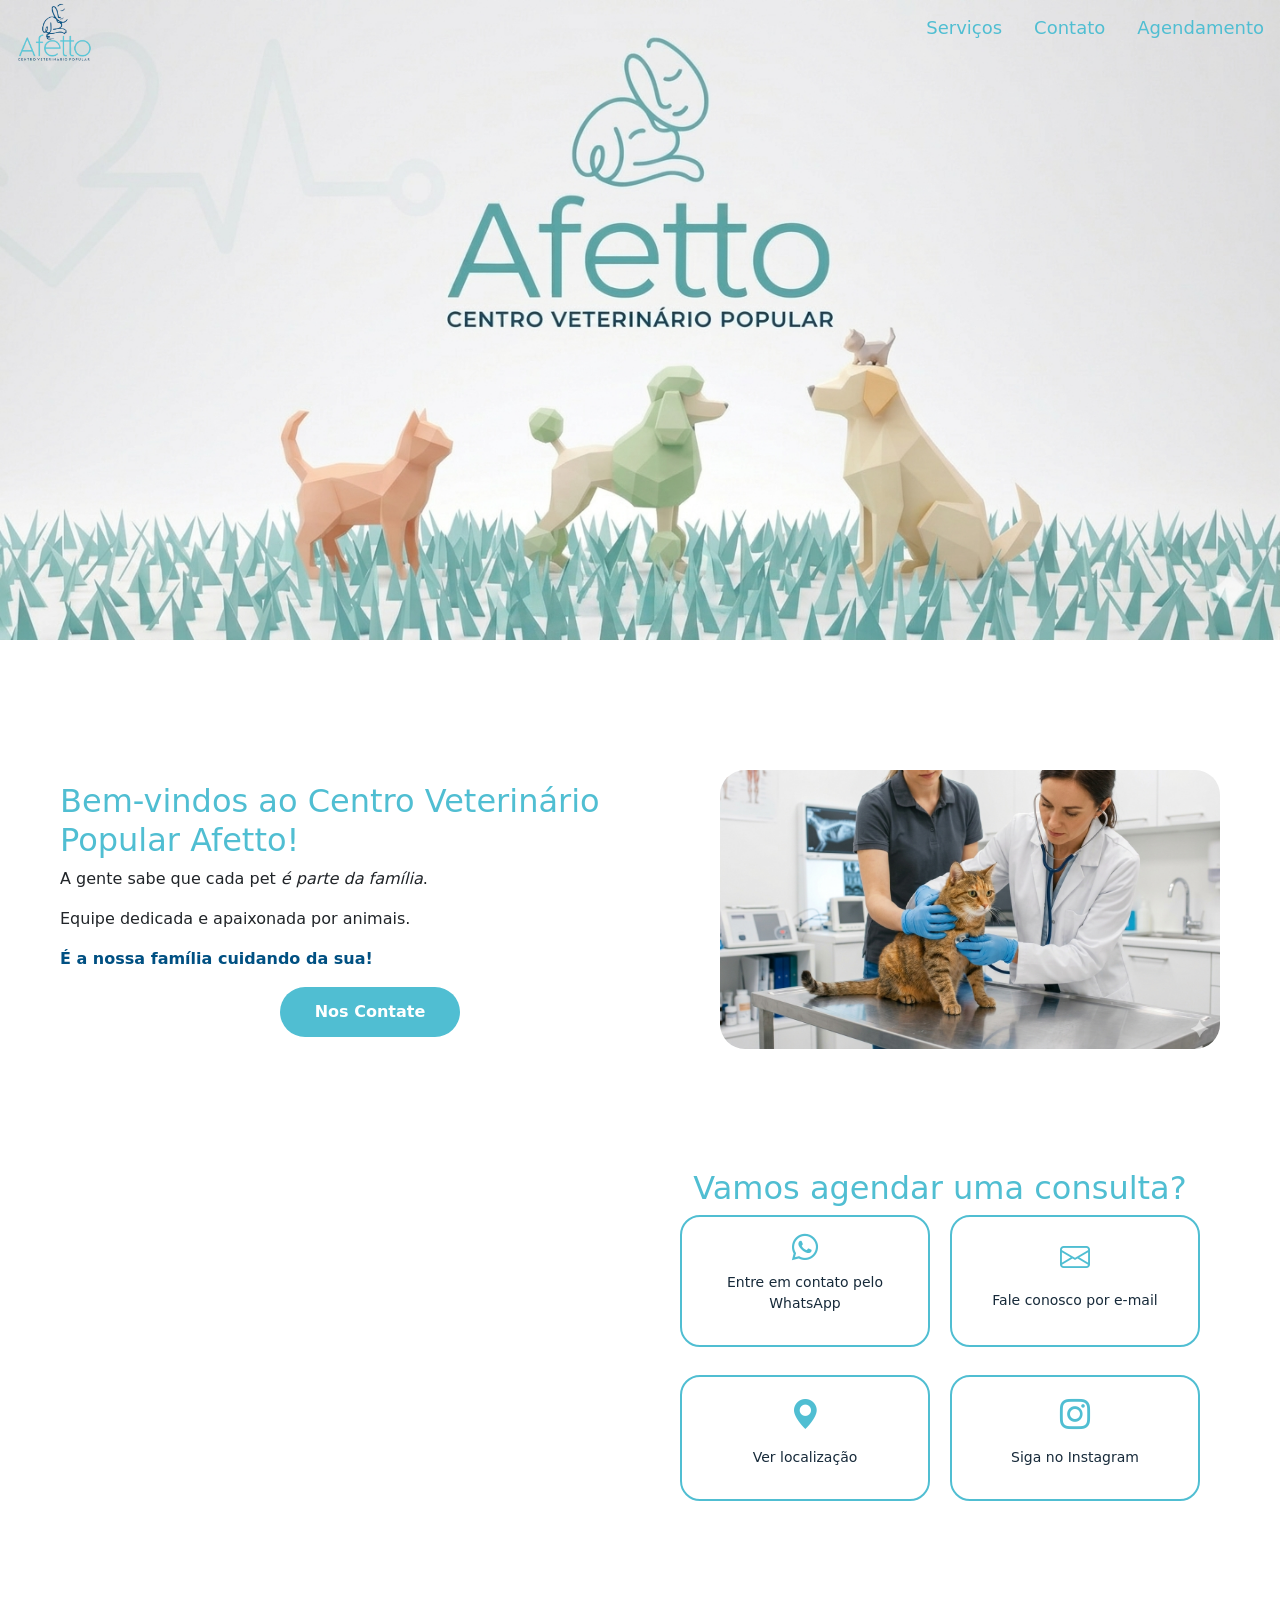
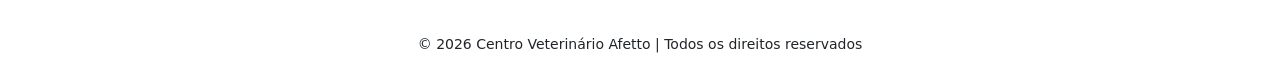
<file: index.html>
<!DOCTYPE html>
<html lang="pt-br">
<head>
    <meta charset="UTF-8">
    <meta name="viewport" content="width=device-width, initial-scale=1.0">
    <title>Veterinária Afetto</title>

    <link rel="stylesheet" href="./CSS/style.css">
    <link rel="stylesheet" href="https://cdnjs.cloudflare.com/ajax/libs/font-awesome/6.5.0/css/all.min.css">

    <link rel="stylesheet" href="https://cdn.jsdelivr.net/npm/bootstrap@5.3.8/dist/css/bootstrap.min.css">
    <link rel="stylesheet" href="https://cdn.jsdelivr.net/npm/bootstrap-icons@1.11.3/font/bootstrap-icons.min.css">

    <script defer src="./JS/app.js"></script>
    <script defer src="./JS/nav.js"></script>
    <script defer src="./JS/reveal.js"></script>
</head>

<body>

<script src="https://cdn.jsdelivr.net/npm/bootstrap@5.3.8/dist/js/bootstrap.bundle.min.js"></script>

<header class="header">
    <nav class="nav">
        <a href="#"><img src="./Fotos Capa/Logo afetto.png" alt="Logo Afetto" class="logoImg"></a>
        <button class="trick"></button>
        <ul class="navList">
            <li><a href="servicos.html">Serviços</a></li>
            <li><a href="contato.html">Contato</a></li>
            <li><a href="agendamento.html">Agendamento</a></li>
        </ul>
    </nav>
</header>

<img src="./Fotos Capa/banner.png" class="d-none d-md-block w-100" alt="Banner Afetto">
<img src="./Fotos Capa/bannerCelular.png" class="d-block d-md-none w-100" alt="Banner Afetto Mobile">

<main>

<div id="informacoes" class="reveal">
    <div class="text reveal-left">
        <h2 class="tituloSobre">Bem-vindos ao Centro Veterinário Popular Afetto!</h2>
        <p>A gente sabe que cada pet <em>é parte da família</em>.</p>
        <p>Equipe dedicada e apaixonada por animais.</p>
        <strong><p>É a nossa família cuidando da sua!</p></strong>

        <div class="container-botao-contato d-flex justify-content-center">
            <a href="" class="buttonContato">Nos Contate</a>
        </div>
    </div>

    <div class="imgSobre reveal-right">
        <img src="./Fotos Clinica Estrutura/imgSobre.png" alt="Imagem Atendimento" class="imgSobre">
    </div>
</div>

<div id="contato" class="contato-wrapper reveal">

    <div class="mapa reveal-left">
        <iframe 
            src="https://www.google.com/maps/embed?pb=!1m18!1m12!1m3!1d3674.5382850676738!2d-47.0913777!3d-22.930394899999996!2m3!1f0!2f0!3f0!3m2!1i1024!2i768!4f13.1!3m3!1m2!1s0x94c8c97112f33e1b%3A0xd06f48d0e1787ab!2sAFETTO%20-%20Centro%20Veterin%C3%A1rio%20Popular%20Afetto!5e0!3m2!1spt-BR!2sbr"
            allowfullscreen
            loading="lazy">
        </iframe>
    </div>

    <div class="contatoInfo reveal-right">
        <h2>Vamos agendar uma consulta?</h2>

        <div class="conteinerButton1">
            <button class="button1">
                <a href="https://wa.me/5519922216994" target="_blank" rel="noopener noreferrer">
                    <i class="fa-brands fa-whatsapp"></i>
                    <p>Entre em contato pelo WhatsApp</p>
                </a>
            </button>

            <button class="button1">
                <a href="mailto:afettovetpopular@gmail.com">
                    <i class="bi bi-envelope"></i>
                    <p>Fale conosco por e-mail</p>
                </a>
            </button>
        </div>

        <div class="conteinerButton2">
            <button class="button1">
                <a href="https://www.google.com/maps?ll=-22.930395,-47.091378&z=16&t=m&hl=pt-BR&gl=US&mapclient=embed&cid=938706459017316267" target="_blank">
                    <i class="bi bi-geo-alt-fill"></i>
                    <p>Ver localização</p>
                </a>
            </button>

            <button class="button1">
                <a href="https://www.instagram.com/afettovet/">
                    <i class="bi bi-instagram"></i>
                    <p>Siga no Instagram</p>
                </a>
            </button>
        </div>
    </div>

</div>
</main>

<footer>
<div class="footer-bottom reveal">
    <p>&copy; 2026 Centro Veterinário Afetto | Todos os direitos reservados</p>
</div>
</footer>

</body>
</html>
</file>
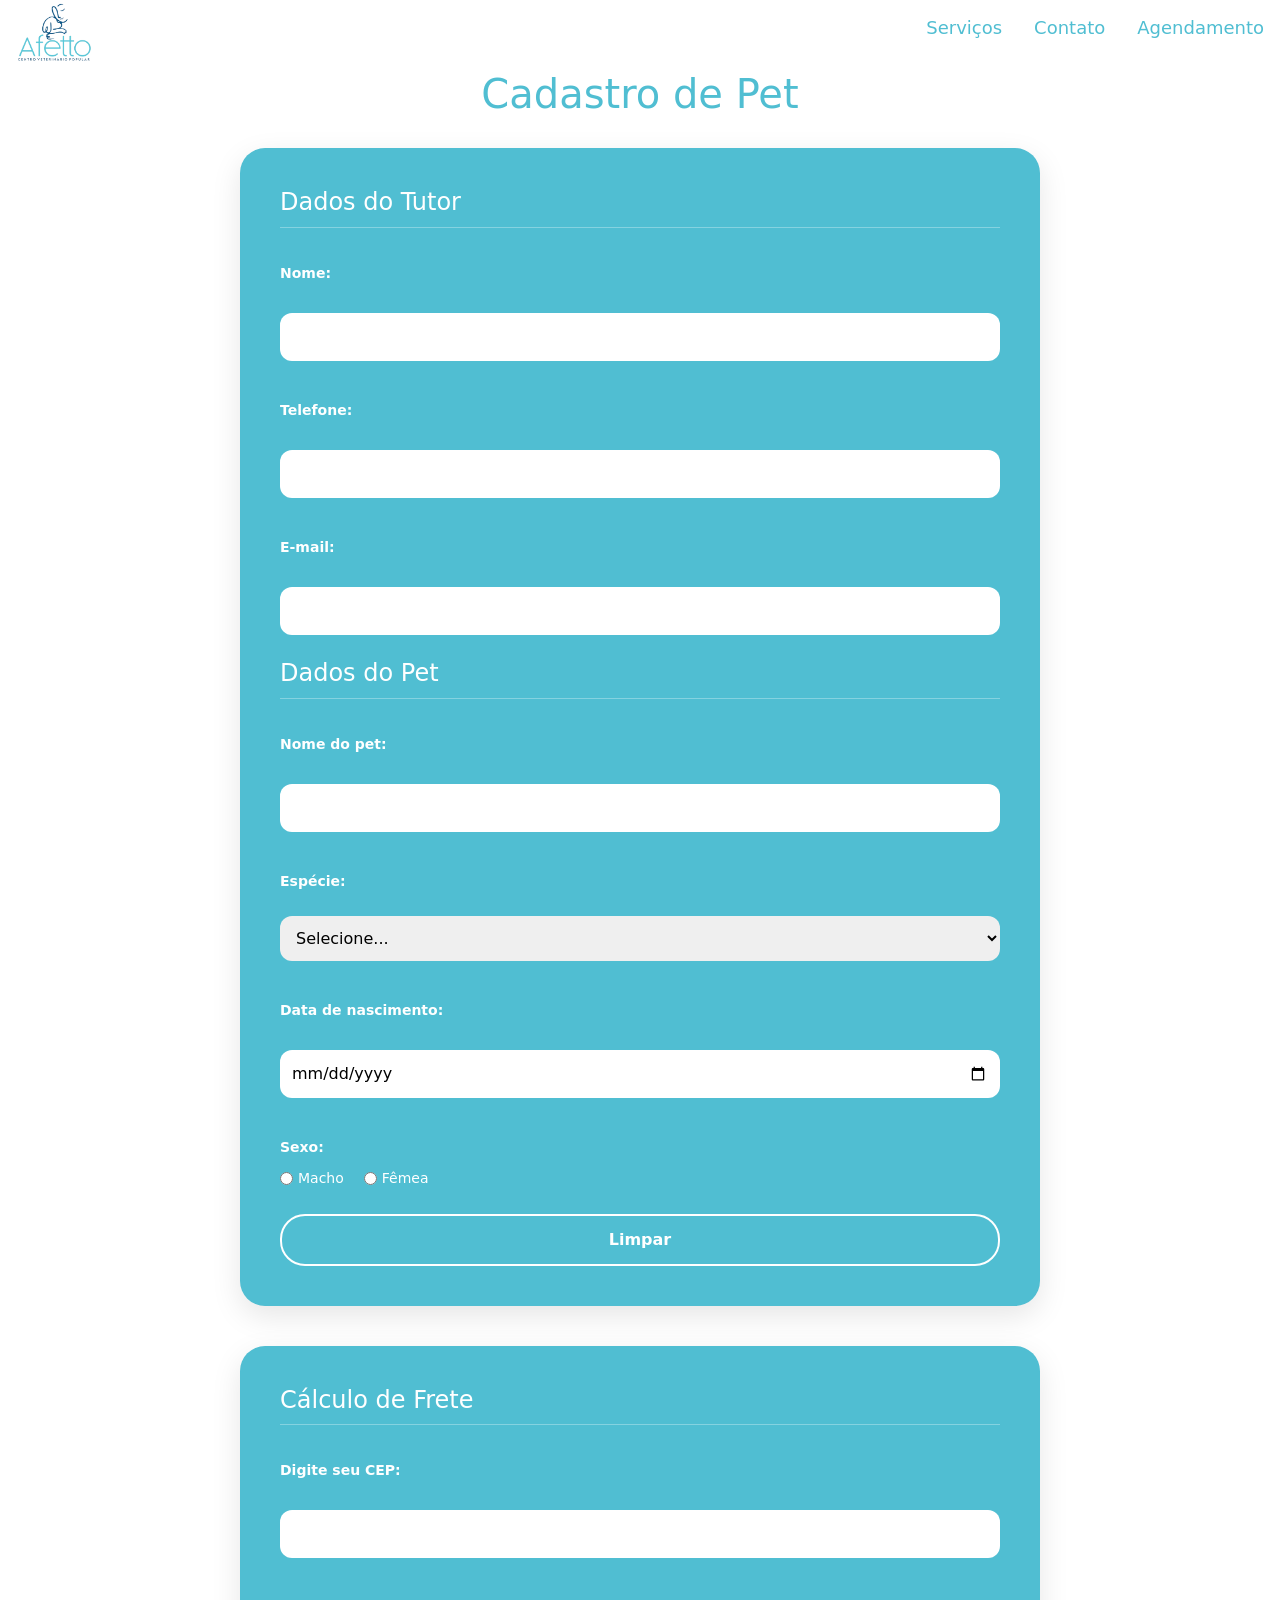
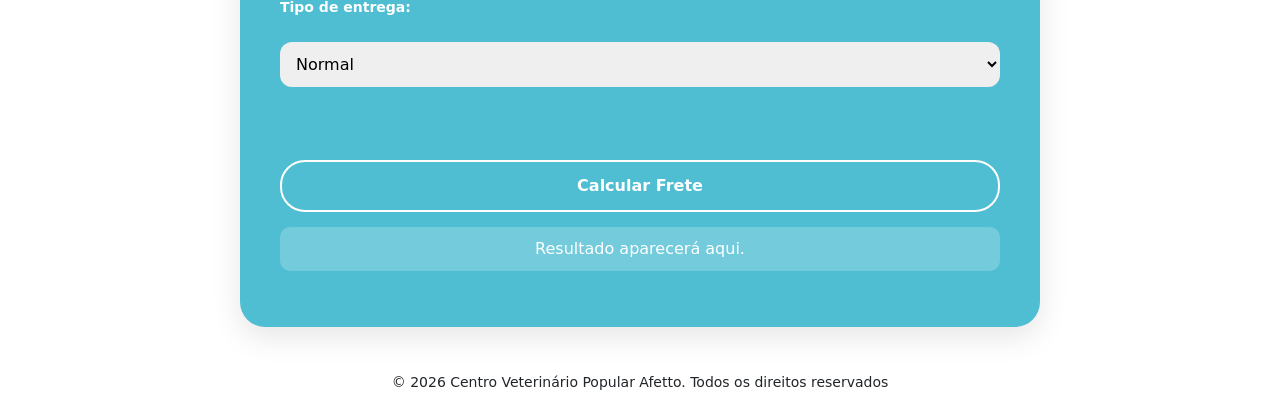
<file: agendamento.html>
<!DOCTYPE html>
<html lang="pt-br">
<head>
    <meta charset="UTF-8">
    <meta name="viewport" content="width=device-width, initial-scale=1.0">
    <title>Veterinária Afetto</title>
    <link rel="stylesheet" href="./CSS/style.css">
    <link rel="stylesheet" href="https://cdnjs.cloudflare.com/ajax/libs/font-awesome/6.5.0/css/all.min.css">

    <link rel="stylesheet" href="https://cdn.jsdelivr.net/npm/bootstrap@5.3.8/dist/css/bootstrap.min.css">
    <link rel="stylesheet" href="https://cdn.jsdelivr.net/npm/bootstrap-icons@1.11.3/font/bootstrap-icons.min.css">

    <script defer src="./JS/app.js"></script>
    <script defer src="./JS/nav.js"></script>
    <script defer src="./JS/reveal.js"></script>
</head>
    
<body>
    <script src="https://cdn.jsdelivr.net/npm/bootstrap@5.3.8/dist/js/bootstrap.bundle.min.js"></script>

<header class="header">
    <nav class="nav">
        <a href="index.html">
            <img src="./Fotos Capa/Logo afetto.png" alt="Logo Afetto" class="logoImg">
        </a>

        <button class="trick"></button>

        <ul class="navList">
            <li><a href="servicos.html">Serviços</a></li>
            <li><a href="contato.html">Contato</a></li>
            <li><a href="agendamento.html">Agendamento</a></li>
        </ul>
    </nav>
</header>
<main class="pagina-agendamento">

<h1>Cadastro de Pet</h1>

<div class="formularios reveal">

  <!-- FORMULÁRIO -->
  <div class="form1">

        <form action="" method="post" class="formCadastro">

        <h2>Dados do Tutor</h2>

        <label>Nome:</label><br>
        <input type="text"><br>

        <label>Telefone:</label><br>
        <input type="text"><br>

        <label>E-mail:</label><br>
        <input type="email"><br>

        <h2>Dados do Pet</h2>

        <label>Nome do pet:</label><br>
        <input type="text"><br>

        <label>Espécie:</label><br>
        <select>
            <option>Selecione...</option>
            <option>Cão</option>
            <option>Gato</option>
        </select><br>

        <label>Data de nascimento:</label><br>
        <input type="date"><br>

        <label>Sexo:</label>

        <div class="sexo">
        <label><input type="radio" name="sexo"> Macho</label>
        <label><input type="radio" name="sexo"> Fêmea</label>
        </div>

        <button type="reset">Limpar</button>

        </form>

  </div>

    <div class="direita">

        <h2>Cálculo de Frete</h2>

        <form>

            <label>Digite seu CEP:</label><br>
            <input type="text" id="cep"><br>

            <label>Tipo de entrega:</label><br>
            <select id="tipo">
            <option value="normal">Normal</option>
            <option value="rapida">Rápida</option>
            </select><br><br>

            <button type="button" onclick="calcularFrete()">Calcular Frete</button>

            <p id="resultado">Resultado aparecerá aqui.</p>

        </form>

</div> 

</div>

<div id="popupFrete" class="popup-frete" aria-hidden="true">
    <div class="popup-frete-conteudo">
        <h3>Frete calculado com sucesso</h3>
        <p id="mensagemPopup">Confira o valor do frete no resultado abaixo.</p>
        <button type="button" onclick="fecharPopupFrete()">Fechar</button>
    </div>
</div>

<footer>
    <div class="footer-bottom reveal">
    <p>&copy; 2026 Centro Veterinário Popular Afetto. Todos os direitos reservados</p>
    </div>
</footer>
</body>
</file>
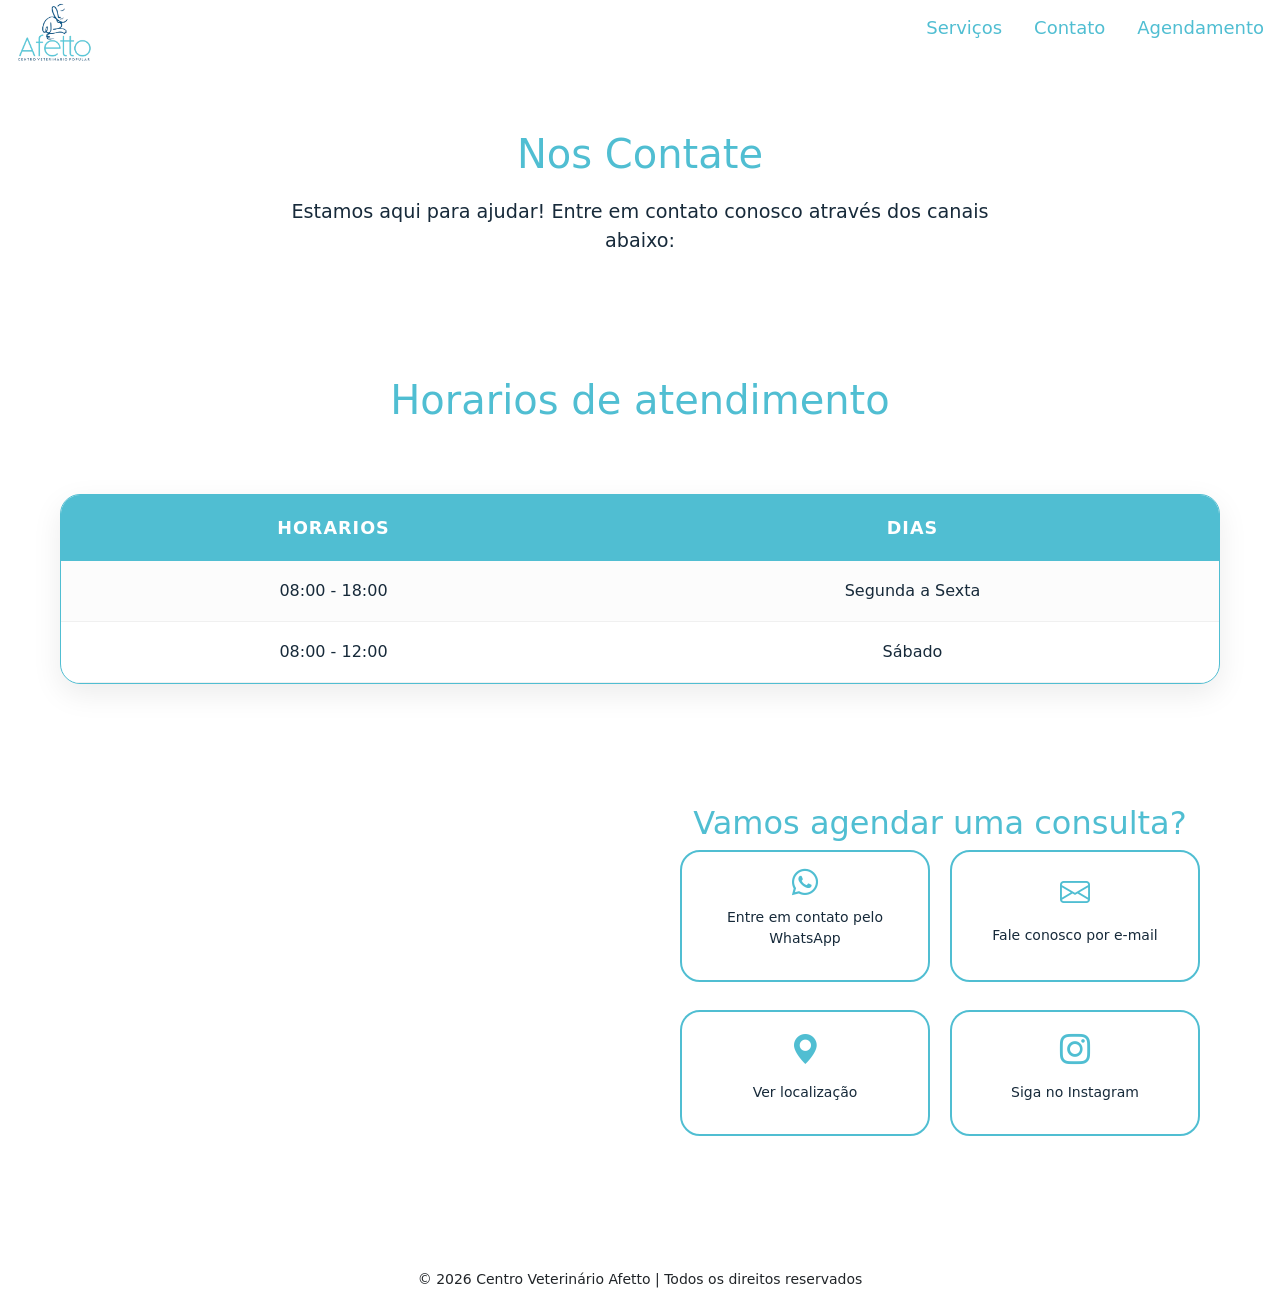
<file: contato.html>
<!DOCTYPE html>
<html lang="pt-br">
<head>
    <meta charset="UTF-8">
    <meta name="viewport" content="width=device-width, initial-scale=1.0">
    <title>Veterinária Afetto</title>

    <link rel="stylesheet" href="./CSS/style.css">
    <link rel="stylesheet" href="https://cdnjs.cloudflare.com/ajax/libs/font-awesome/6.5.0/css/all.min.css">

    <link rel="stylesheet" href="https://cdn.jsdelivr.net/npm/bootstrap@5.3.8/dist/css/bootstrap.min.css">
    <link rel="stylesheet" href="https://cdn.jsdelivr.net/npm/bootstrap-icons@1.11.3/font/bootstrap-icons.min.css">

    <script defer src="./JS/app.js"></script>
    <script defer src="./JS/nav.js"></script>
    <script defer src="./JS/reveal.js"></script>
</head>

<body>

<script src="https://cdn.jsdelivr.net/npm/bootstrap@5.3.8/dist/js/bootstrap.bundle.min.js"></script>

<header class="header">
    <nav class="nav">
        <a href="index.html">
            <img src="./Fotos Capa/Logo afetto.png" alt="Logo Afetto" class="logoImg">
        </a>

        <button class="trick"></button>

        <ul class="navList">
            <li><a href="servicos.html">Serviços</a></li>
            <li><a href="contato.html">Contato</a></li>
            <li><a href="agendamento.html">Agendamento</a></li>
        </ul>
    </nav>
</header>

<main>
    <div class="conteinerInicio">
        <h1 class="tituloContato">Nos Contate</h1>
        <p class="textContatoPage">Estamos aqui para ajudar! Entre em contato conosco através dos canais abaixo:</p>
    </div>

    <div class="tabela reveal">
        <h1 class="tituloAgendamento">Horarios de atendimento</h1>

        <table class="horariosTabela">
            <tr class="linhaTitulo">
                <th>Horarios</th>
                <th>Dias</th>
            </tr>
            <tr class="linha">
                <th>08:00 - 18:00</th>
                <th>Segunda a Sexta</th>
            </tr>
            <tr class="linha">
                <th>08:00 - 12:00</th>
                <th>Sábado</th>
            </tr>
        </table>
    </div>

<div id="contato" class="contato-wrapper reveal">
    <div class="mapa reveal-left">
        <iframe 
            src="https://www.google.com/maps/embed?pb=!1m18!1m12!1m3!1d3674.5382850676738!2d-47.0913777!3d-22.930394899999996!2m3!1f0!2f0!3f0!3m2!1i1024!2i768!4f13.1!3m3!1m2!1s0x94c8c97112f33e1b%3A0xd06f48d0e1787ab!2sAFETTO%20-%20Centro%20Veterin%C3%A1rio%20Popular%20Afetto!5e0!3m2!1spt-BR!2sbr"
            allowfullscreen
            loading="lazy">
        </iframe>
    </div>

    <div class="contatoInfo reveal-right">
        <h2>Vamos agendar uma consulta?</h2>

        <div class="conteinerButton1">
            <button class="button1">
                <a href="https://wa.me/5519922216994" target="_blank" rel="noopener noreferrer">
                    <i class="fa-brands fa-whatsapp"></i>
                    <p>Entre em contato pelo WhatsApp</p>
                </a>
            </button>

            <button class="button1">
                <a href="mailto:afettovetpopular@gmail.com" target="_blank">
                    <i class="bi bi-envelope"></i>
                    <p>Fale conosco por e-mail</p>
                </a>
            </button>
        </div>

        <div class="conteinerButton2">
            <button class="button1">
                <a href="https://www.google.com/maps?ll=-22.930395,-47.091378&z=16&t=m&hl=pt-BR&gl=US&mapclient=embed&cid=938706459017316267" target="_blank">
                    <i class="bi bi-geo-alt-fill"></i>
                    <p>Ver localização</p>
                </a>
            </button>

            <button class="button1">
                <a href="https://www.instagram.com/afettovet/" target="_blank">
                    <i class="bi bi-instagram"></i>
                    <p>Siga no Instagram</p>
                </a>
            </button>
        </div>
    </div>
</main>

<footer>
<div class="footer-bottom reveal">
    <p>&copy; 2026 Centro Veterinário Afetto | Todos os direitos reservados</p>
</div>
</footer>

</body>
</html>
</file>
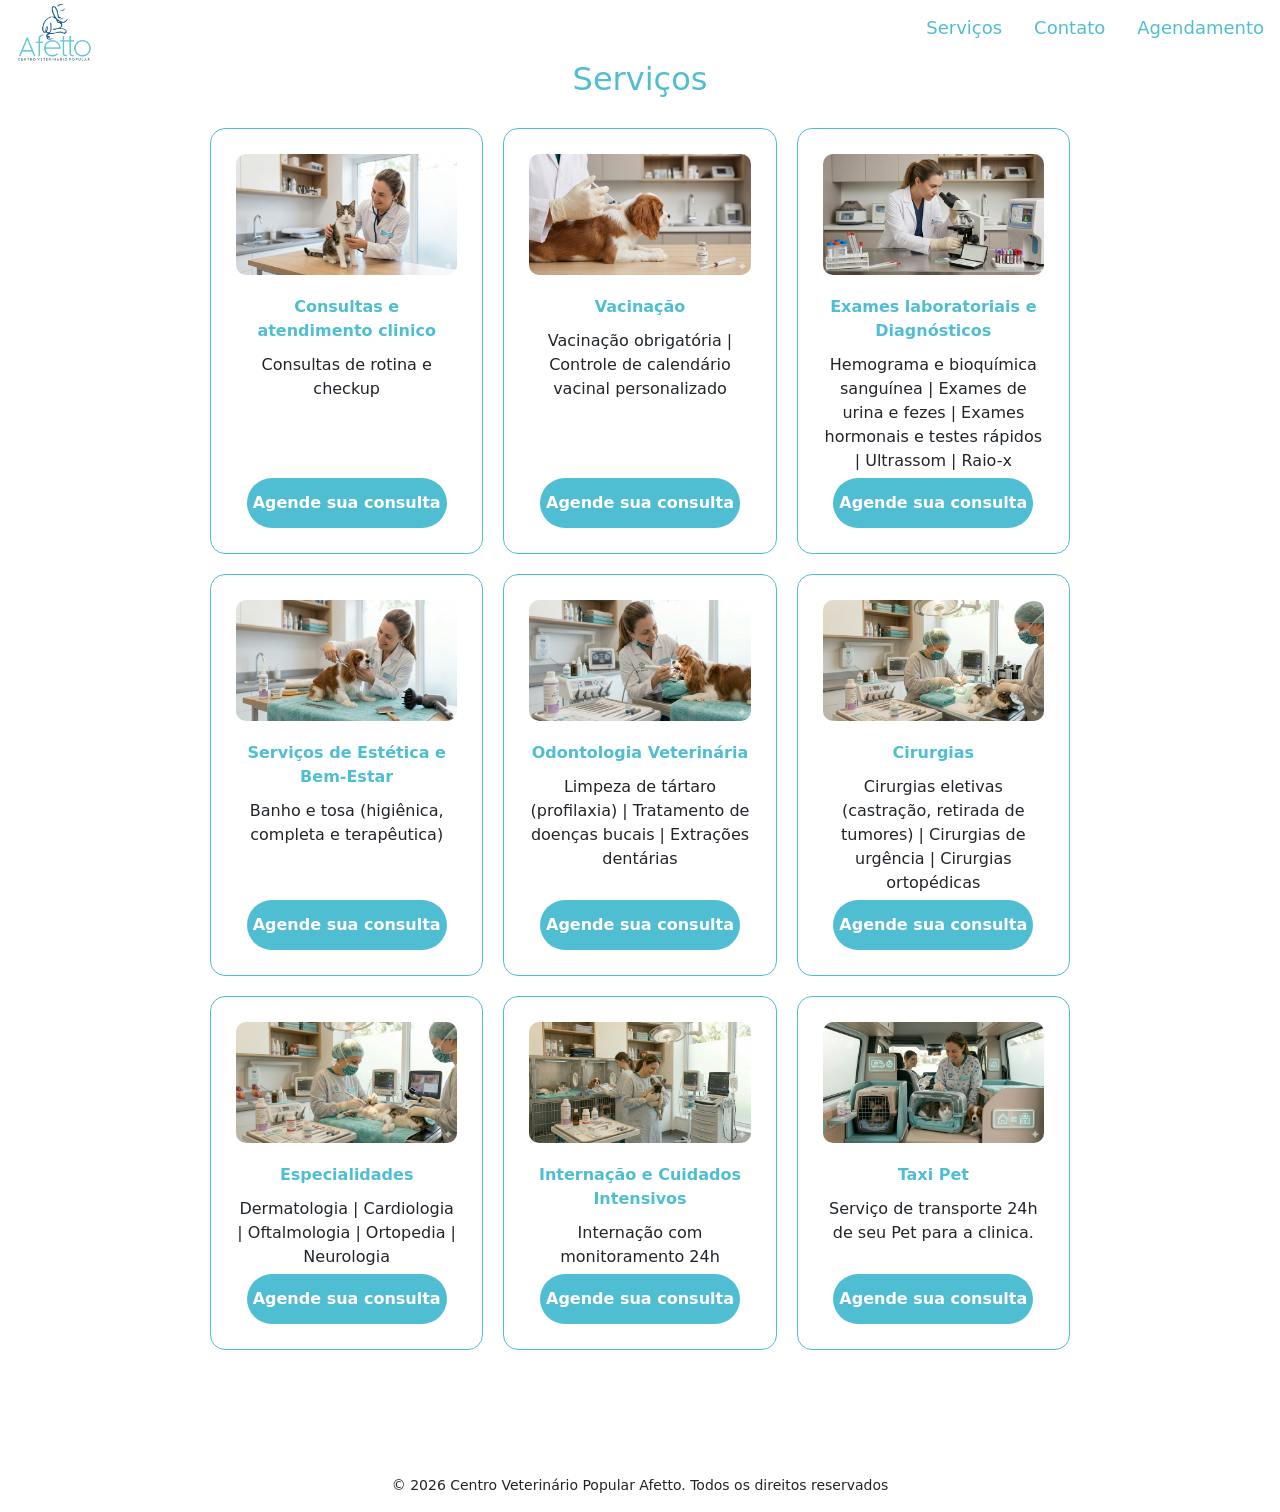
<file: servicos.html>
<!DOCTYPE html>
<html lang="pt-br">
<head>
    <meta charset="UTF-8">
    <meta name="viewport" content="width=device-width, initial-scale=1.0">
    <title>Veterinária Afetto</title>
    <link rel="stylesheet" href="./CSS/style.css">
    <link rel="stylesheet" href="https://cdnjs.cloudflare.com/ajax/libs/font-awesome/6.5.0/css/all.min.css">

    <link rel="stylesheet" href="https://cdn.jsdelivr.net/npm/bootstrap@5.3.8/dist/css/bootstrap.min.css">
    <link rel="stylesheet" href="https://cdn.jsdelivr.net/npm/bootstrap-icons@1.11.3/font/bootstrap-icons.min.css">

    <script defer src="./JS/app.js"></script>
    <script defer src="./JS/nav.js"></script>
    <script defer src="./JS/reveal.js"></script>
</head>
    
<body>
    <script src="https://cdn.jsdelivr.net/npm/bootstrap@5.3.8/dist/js/bootstrap.bundle.min.js"></script>

<header class="header">
    <nav class="nav">
        <a href="index.html">
            <img src="./Fotos Capa/Logo afetto.png" alt="Logo Afetto" class="logoImg">
        </a>

        <button class="trick"></button>

        <ul class="navList">
            <li><a href="servicos.html">Serviços</a></li>
            <li><a href="contato.html">Contato</a></li>
            <li><a href="agendamento.html">Agendamento</a></li>
        </ul>
    </nav>
</header>
<main class="pagina-servicos">

    <h2>Serviços</h2>

    <div class="card1 reveal-left">
        <div class="item-servico">
            <img src="./Fotos Layout/cardVacinacao.png" alt="Foto demonstrativa de um atendimento clinico." class="imgCard" width="100px" height="100px">
            <p><strong>Consultas e atendimento clinico</strong></p>
            <p>Consultas de rotina e checkup</p>
            <button class="buttonContato">Agende sua consulta</button>
        </div>

        <div class="item-servico">
            <img src="./Fotos Layout/cardClinico.png" alt="Foto demonstrativa de um atendimento com o intuito de vacinação do Pet." class="imgCard" width="100px" height="100px">
            <p><strong>Vacinação</strong></p>
            <p>Vacinação obrigatória | Controle de calendário vacinal personalizado</p>
            <button class="buttonContato"><a href="agendamento.html">Agende sua consulta</a></button>
        </div>

        <div class="item-servico">
            <img src="./Fotos Layout/cardExames.png" alt="Foto demonstrativa do processo realizado nos exames laboratoriais" class="imgCard" width="100px" height="100px">
            <p><strong class="textCard">Exames laboratoriais e Diagnósticos</strong></p>
            <p>Hemograma e bioquímica sanguínea | Exames de urina e fezes | Exames hormonais e testes rápidos | Ultrassom | Raio-x</p>
            <button class="buttonContato"><a href="agendamento.html">Agende sua consulta</a></button>
        </div>
    </div>

    <div class="card2 reveal-right">
        <div class="item-servico">
            <img src="./Fotos Layout/cardBanhoeTosa.png" alt="Foto demonstrativa de um atendimento de banho e tosa." class="imgCard" width="100px" height="100px">
            <p><strong>Serviços de Estética e Bem-Estar</strong></p>
            <p>Banho e tosa (higiênica, completa e terapêutica)</p>
            <button class="buttonContato"><a href="agendamento.html">Agende sua consulta</a></button>
        </div>

        <div class="item-servico">
            <img src="./Fotos Layout/cardOdontologia.png" alt="Foto demonstrativa de um atendimento de odontologia veterinária." class="imgCard" width="100px" height="100px">
            <p><strong>Odontologia Veterinária</strong></p>
            <p>Limpeza de tártaro (profilaxia) | Tratamento de doenças bucais | Extrações dentárias</p>
            <button class="buttonContato"><a href="agendamento.html">Agende sua consulta</a></button>
        </div>

        <div class="item-servico">
            <img src="./Fotos Layout/cardCirurgia.png" alt="Foto demonstrativa de um atendimento de cirurgia veterinária." class="imgCard" width="100px" height="100px">
            <p><strong>Cirurgias</strong></p>
            <p>Cirurgias eletivas (castração, retirada de tumores) | Cirurgias de urgência | Cirurgias ortopédicas</p>
            <button class="buttonContato"><a href="agendamento.html">Agende sua consulta</a></button>
        </div>
    </div>

    <div class="card3 reveal-left">
        <div class="item-servico">
            <img src="./Fotos Layout/cardEspecialidade.png" alt="Foto demonstrativa de um atendimentos nos quais a veterinária tem especialidade no mercado." class="imgCard" width="100px" height="100px">
            <p><strong>Especialidades</strong></p>
            <p>Dermatologia | Cardiologia | Oftalmologia | Ortopedia | Neurologia</p>
            <button class="buttonContato"><a href="agendamento.html">Agende sua consulta</a></button>
        </div>

        <div class="item-servico">
            <img src="./Fotos Layout/cardInternação.png" alt="Foto demonstrativa de um atendimento de internação e cuidados intensivos." class="imgCard" width="100px" height="100px">
            <p><strong>Internação e Cuidados Intensivos</strong></p>
            <p>Internação com monitoramento 24h</p>
            <button class="buttonContato"><a href="agendamento.html">Agende sua consulta</a></button>
        </div>

        <div class="item-servico">
            <img src="./Fotos Layout/cardTaxiPet.png" alt="Foto demonstrativa de um atendimento de Taxi Pet." class="imgCard" width="100px" height="100px">
            <p><strong>Taxi Pet</strong></p>
            <p>Serviço de transporte 24h de seu Pet para a clinica.</p>
            <button class="buttonContato"><a href="agendamento.html">Agende sua consulta</a></button>
        </div>
    </div>
</main>

<footer>
    <div class="footer-bottom reveal">
    <p>&copy; 2026 Centro Veterinário Popular Afetto. Todos os direitos reservados</p>
    </div>
</footer>
</body>
</file>
<file: CSS/style.css>
*{
    margin: 0;
    padding: 0;
    box-sizing: border-box;
}

/* Seleção de cores*/

:root {
    --cor-principal: #50BED2;
    --cor-secundaria: #005082;
    --cor-escura: #172a3a;
    --cor-fundo: #fffaff;
    --cor-houver: #ded9e2;
    --cor-banner: #F4F6F6;

}

body {
    margin: 0;
    padding: 0;
    font-family: Arial, Helvetica, sans-serif;
    background-color: var(--cor-fundo);
}

:root{
    --header-height: 70px;
}

main{
    margin-top: var(--header-height);
}

/* Imagem capa topo */
#conteinerBanner {
    width: 100%;
    height: auto; 
}

.imgBanner{
    width: 100%;
    height: auto; /* Ou a altura fixa que desejar */
    object-fit: cover;
    object-position: center;
}

/* Menu navegação */

.header{
   position: fixed; /* Fixa no topo para flutuar sobre o conteúdo */
    top: 0;
    left: 0;
    width: 100%;
    background-color: transparent; 
    padding-inline: 16px;
    z-index: 1000; /* Garante que fique acima de tudo */
    transition: background-color 0.3s ease, box-shadow 0.3s ease; 
}

.header.scrolled{
    background-color: var(--cor-fundo); /* Cor de fundo quando a página é rolada */
    box-shadow: 0 2px 10px rgba(0, 0, 0, 0.1); /* Faz o sombreado fraco*/
}
.nav{
    max-width: 1280px;
    height: 70px;
    margin-inline:auto;
    display: flex;
    justify-content: space-between;
    align-items: center;

}

.logoImg{
    height: 70px;
}

a{
    text-decoration: none;
    color: var(--cor-secundaria);
}


.navList{
    display: flex;
    gap: 32px;
    list-style: none;
}

.navList a{
    text-decoration: none;
    font-size: 18px;
    color: var(--cor-principal);
    padding-block: 16px;
}

.trick{
    display: none;
    border: none;
    background: none;
    border-top: 3px solid var(--cor-principal);
    cursor: pointer;
}

.trick::before, .trick::after{
    content: '';
    display: block;
    width: 30px;
    height: 3px;
    background-color: var(--cor-principal);
    margin-top: 5px;
    position: relative;
    transition: 0.3s;
}


@media (max-width: 750px) {
    .trick {
        display: block;
        z-index: 1;
    }


    .navList {
        position: fixed;
        top: 0;
        left: 0;
        width: 100vw;
        height: 100vh;
        background-color: var(--cor-fundo);
        clip-path: circle(100px at 90% -15%);
        transition: 1s ease-out;

        flex-direction: column;
        justify-content: space-around;
        align-items: center;
        gap: 0;
        pointer-events: none;
    }

    .navList a {
        font-size: 24px;
        opacity: 0;
    }

    .navList a:nth-child(1) {
        transition: 0.5s ease-out 0.2s;
    }

    .navList a:nth-child(2) {
        transition: 0.5s ease-out 0.4s;
    }

    .navList a:nth-child(3) {
        transition: 0.5s ease-out 0.6s;
    }

    .nav.active .navList {
        clip-path: circle(1500px at 90% -15%);
        pointer-events: all;
    }

    .nav.active .navList a {
        opacity: 1;
    }

    .nav.active .trick{
        position: fixed;
        top: 26px;
        right: 16px;
        border-top-color: transparent;
    }

    .nav.active .trick::before{
        transform: rotate(135deg);
    }

    .nav.active .trick::after{
        transform: rotate(-135deg);
        top: -7px;
    }

   #informacoes {
        flex-direction: column; 
        text-align: center;     
        padding: 40px 20px;
    }

    .text {
        order: 1;               
    }

    .imgSobre {
        order: 2;              
        width: 100%;            
        max-width: 400px;       
        margin-right: 0;
    }
    
    
    .text p {
        text-align: justify;
        order:1;
    }

    .tituloSobre{
        font-size: 1.5rem;
        color: var(--cor-principal);
    }

  .contato-wrapper{
        flex-direction: column;
    }

    .tabela h1 {
        font-size: 1.5rem;
    }
    
    .linhaTitulo th, .linha td {
        padding: 12px;
        font-size: 0.9rem;
    }

    .conteinerButton1,
    .conteinerButton2{
        width: 350px;
        flex-direction: column;
        align-items: center;
    }

   .button1{
        width: 100%;
        max-width: 300px;
        min-height: 120px; 
    }

    .button1:hover {
    border-color: var(--cor-principal);
    transform: scale(1.05);
    transition: 1s;
    }

    .mapa{
        order:1;
    }

    .card1, .card2, .card3 {
    width: 350px;
    display: column;
    justify-content: center;
    gap: 20px;                      
    margin-bottom: 20px;
    flex-wrap: wrap;}

    .form1, .direita {
        padding: 20px;      
        border-radius: 15px;
    }

    .pagina-agendamento h1 {
        font-size: 1.8rem;  
    }
}


#informacoes {
    display: flex;
    align-items: center;
    justify-content: center; 
    gap: 40px;
    padding: 60px 20px;     
    max-width: 1200px;       
    margin: 0 auto;         
}

.text {
    flex: 1;
    text-align: left; 
    display: column; 
    align-items: center;   
    justify-content: center;   
}

.imgSobre {
    flex: 1;
    max-width: 500px;        
    width: 100%;             
    height: auto;
    border-radius: 25px;
    margin-right: 0;         
}

.text h2{
    color: var(--cor-principal);

}

strong{
    color: #005082;
}

.conteiner-botao-contato{
    display: flex;
    justify-content: center;
    align-items: center;
    width: 100%;
}

.buttonContato{
   display: flex;          
    justify-content: center;
    align-items: center;
    
    width: 180px;
    height: 50px;
    background-color: var(--cor-principal);
    color: #ffffff !important; 
    
    border-color: transparent;
    border-radius: 25px;
    text-decoration: none;
    font-weight: bold;
    transition: transform 0.2s, background-color 0.3s;
}

.buttonContato a{
    text-decoration: none;
    color: var(--cor-fundo);
}

.buttonContato:hover {
    background-color: var(--cor-secundaria);
    transform: scale(1.05);
}

.contato-wrapper{
    display: flex;
    align-items: center;
    justify-content: center; 
    gap: 40px;
    padding: 60px 20px;     
    max-width: 1200px;       
    margin: 0 auto;  
    flex-wrap: wrap;
}


.mapa {
    flex: 1;
    min-width: 300px;
}

.mapa iframe{
    width: 100%;
    height: 100%;
    min-height: 300px;
    border-radius: 20px;
    border: 0;
}


.contatoInfo{
    flex: 1;
    min-width: 300px;
    display: flex;
    flex-direction: column;
}

.conteinerButton1, 
.conteinerButton2{
    display: flex;
    gap: 20px;
    flex-wrap: wrap;
    justify-content: center;
}

.button1{
    flex: 1 1 200px;
    max-width: 250px;
    margin-bottom: 5%;
    border: 2px solid var(--cor-principal);
    border-radius: 20px;
    background: transparent;
    padding: 15px;
}

.button1 a{ 
    text-decoration: none;
    color: var(--cor-escura);
    display: flex;
    flex-direction: column;
    align-items: center;
    justify-content: center; 
}

 .button1 p{ 
    font-size: 14px;
    color: var(--cor-escura);
    text-align: center;
    margin-top: 10px; 
}

  .button1 i{ 
    font-size: 30px;
    color: var(--cor-principal); 
}

.button1:hover {
    border-color: var(--cor-principal);
    transform: scale(1.05);
    transition: 1s;
}

.contatoInfo h2{
    color: var(--cor-principal);
    text-align: center;
}

/* Tabela */
.tabela{
    display: flex;
    align-items: center;
    justify-content: center; 
    gap: 40px;
    padding: 60px 20px;     
    max-width: 1200px;       
    margin: 0 auto;  
    flex-wrap: wrap;
}

.tabela h1{
    color: var(--cor-principal);
    text-align: center;
    margin-bottom: 30px;
    width: 100%;
}

.horariosTabela{
    width: 100%;
    border-collapse: separate; 
    border-spacing: 0;
    border-radius: 20px;
    overflow: hidden;
    box-shadow: 0 10px 30px rgba(0, 0, 0, 0.08);
    background-color: #fff;
    border: 1px solid var(--cor-principal);
}

.linhaTitulo {
    background-color: var(--cor-principal);
}

.linhaTitulo th {
    color: #ffffff;
    padding: 20px;
    text-align: center;
    font-size: 1.1rem;
    text-transform: uppercase;
    letter-spacing: 1px;
    border: none;
}

/* Linhas e Células */
.linha td, .linha th {
    padding: 18px;
    text-align: center;
    color: var(--cor-escura);
    border-bottom: 1px solid #f0f0f0;
    font-weight: normal; 
}

.linha:nth-child(even) {
    background-color: #fcfcfc;
}



.footer-bottom{
    flex-wrap: wrap;
    text-align: center;
    margin-top: 30px;
    padding-top: 15px;
    font-size: 14px;
}

.reveal,
.reveal-left,
.reveal-right{
    opacity: 0;
    transition: opacity 1.4s ease, transform 1.4s ease;
}

/* estados iniciais separados */
.reveal{
    transform: translateY(60px);
}

.reveal-left{
    transform: translateX(-60px);
}

.reveal-right{
    transform: translateX(60px);
}

/* quando ativa */
.reveal.active,
.reveal-left.active,
.reveal-right.active{
    opacity: 1;
    transform: translate(0, 0);
}

.textPageContact h1{
    color: var(--cor-principal);
    font-size: 2.5rem;
}

.conteinerInicio{
    text-align: center;
    padding: 60px 20px;
}

.conteinerInicio h1{
    color: var(--cor-principal);
    font-size: 2.5rem;
}

.conteinerInicio p{
    font-size: 1.2rem;
    color: var(--cor-escura);
    max-width: 700px;
    margin: 20px auto 0 auto;
    }
/* Página Serviços  */

.pagina-servicos {
    padding: 60px 20px;
    max-width: 900px;
    margin: 0 auto;
}

.pagina-servicos h2 {
    text-align: center;
    color: var(--cor-principal);
    margin-bottom: 30px;
}

.card1, .card2, .card3 {
    display: flex;
    justify-content: center;
    gap: 20px;                      
    margin-bottom: 20px;
}


.item-servico {
    display: flex;        
    flex-direction: column; 
    align-items: center;    
    justify-content: space-between; 
    
    width: 100%;
    max-width: 280px;       
    min-height: 320px;      
    
    background-color: #ffffff;
    border: 1px solid var(--cor-principal);
    border-radius: 15px;
    padding: 25px;
    transition: transform 0.3s, box-shadow 0.3s;
    text-align: center;    
}

/* Ajuste do botão dentro do card */
.item-servico .buttonContato {
    margin-top: auto;      
    width: 100%;           
    max-width: 200px;
}

/* Ajuste para o texto dentro do card */
.item-servico p {
    margin: 10px 0;
}

.imgCa {
    width: 250px;
    height: auto;
    border-radius: 10px;
    margin-bottom: 15px;
}

/* efeito ao passar o mouse */
.item-servico:hover {
    transform: scale(1.02);
    box-shadow: 0 5px 15px rgba(0,0,0,0.1);
}

.item-servico strong {
    color: var(--cor-principal);
}

.item-servico p {
    margin: 5px 0;
    align-items: center;
}

.item-servico strong{
    text-align: center;
}

.item-servico textCard{
    text-align: center;
}

.imgCard {
    width: 100%;
    height: auto;
    border-radius: 10px;
    margin-bottom: 15px;
}

/* título */
h1 {
  text-align: center;
  color: #5bc0de;
}

.pagina-agendamento h1 {
    display: column;
  text-align: center;
  color: var(--cor-principal);
  margin-bottom: 30px;
}

.pagina-agendamento {
    display: flex;
    flex-direction: column;
    align-items: center;
    min-height: 100vh;
}

.formularios {
    display: flex;
    flex-direction: column;
    align-items: center;   
    gap: 40px;              
    width: 100%;
    max-width: 800px;      
    margin: 0 auto;
}


.form1, .direita {
   background-color: var(--cor-principal);
    color: #ffffff;
    padding: 40px;
    border-radius: 25px;
    width: 100%;           
    box-sizing: border-box; 
    box-shadow: 0 10px 30px rgba(0, 0, 0, 0.1);
}


.formCadastro, .direita form {
    display: flex;
    flex-direction: column;
    text-align: left;
}

.formCadastro h2, .direita h2 {
    color: #ffffff;
    font-size: 1.5rem;
    margin-bottom: 20px;
    border-bottom: 1px solid rgba(255, 255, 255, 0.3);
    padding-bottom: 10px;
}

label {
    margin-top: 15px;
    font-weight: bold;
    font-size: 14px;
}


input[type="text"],
input[type="email"],
input[type="date"],
select {
    width: 100%;
    padding: 12px;
    margin-top: 5px;
    border: none;
    border-radius: 12px; 
    outline: none;
}


.sexo {
    display: flex;
    gap: 20px;
    margin-top: 10px;
}

.sexo label {
    margin-top: 0;
    font-weight: normal;
    display: flex;
    align-items: center;
    gap: 5px;
}

button[type="reset"], 
button[type="button"] {
    margin-top: 25px;
    padding: 12px;
    border: 2px solid #ffffff;
    background-color: transparent;
    color: #ffffff;
    border-radius: 25px;
    font-weight: bold;
    cursor: pointer;
    transition: all 0.3s ease;
}

button[type="reset"]:hover, 
button[type="button"]:hover {
    background-color: #ffffff;
    color: var(--cor-principal);
}

#resultado {
    margin-top: 15px;
    padding: 10px;
    background: rgba(255, 255, 255, 0.2);
    border-radius: 10px;
    text-align: center;
}

.popup-frete {
    position: fixed;
    inset: 0;
    background-color: rgba(0, 0, 0, 0.45);
    display: none;
    align-items: center;
    justify-content: center;
    padding: 16px;
    z-index: 2000;
}

.popup-frete.ativo {
    display: flex;
}

.popup-frete-conteudo {
    width: 100%;
    max-width: 420px;
    background-color: #ffffff;
    border-radius: 16px;
    padding: 24px;
    text-align: center;
    box-shadow: 0 10px 25px rgba(0, 0, 0, 0.2);
}

.popup-frete-conteudo h3 {
    color: var(--cor-secundaria);
    margin-bottom: 10px;
}

.popup-frete-conteudo p {
    color: #2b2b2b;
    margin-bottom: 18px;
}

.popup-frete-conteudo button {
    border: none;
    background-color: var(--cor-principal);
    color: #ffffff;
    border-radius: 999px;
    padding: 10px 18px;
    font-weight: bold;
    cursor: pointer;
}

.popup-frete-conteudo button:hover {
    background-color: var(--cor-secundaria);
}

input, select, button {
    max-width: 100%;
}
</file>
